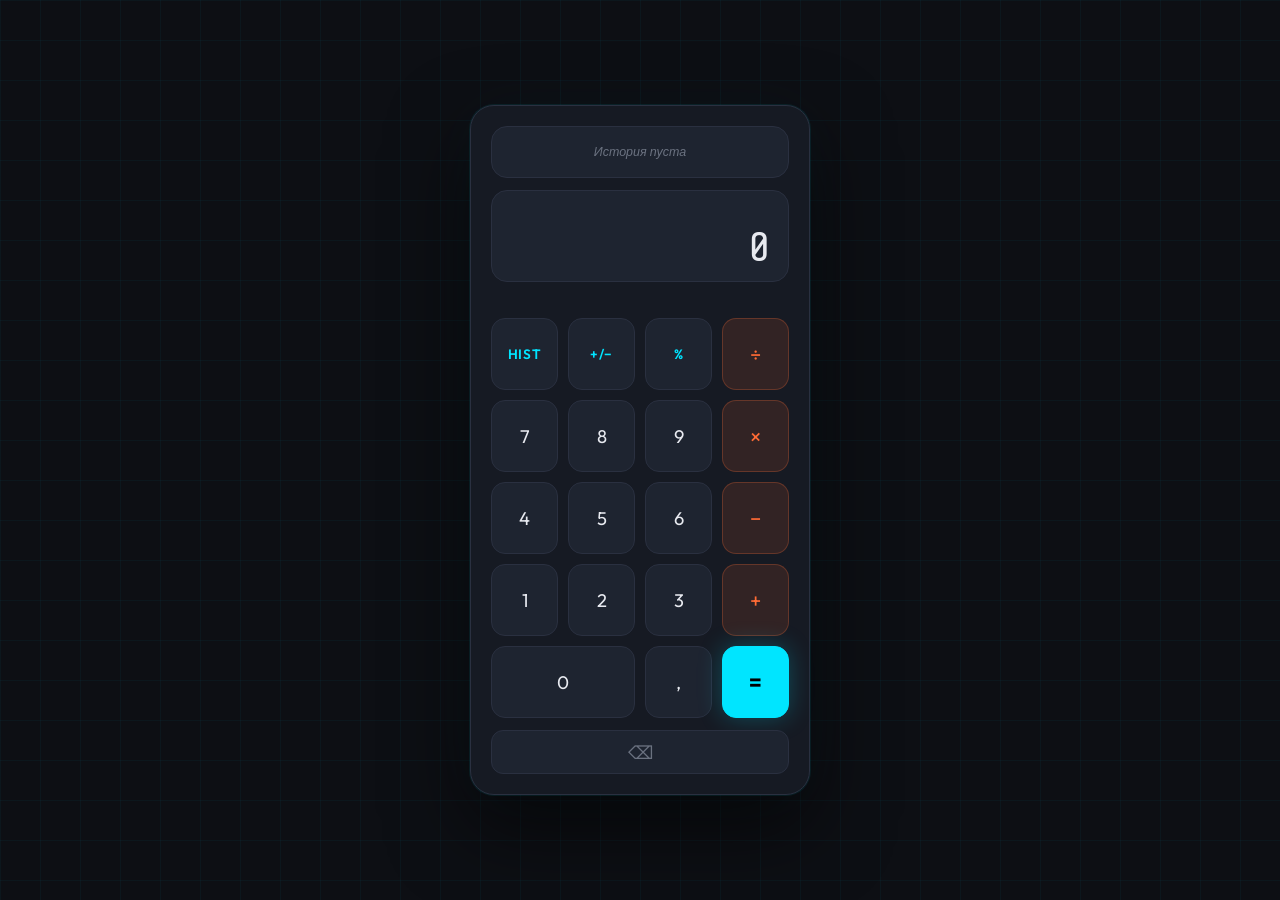
<file: Индивидуальная забота/calculator/index.html>
<!DOCTYPE html>
<html lang="ru">
<head>
  <meta charset="UTF-8" />
  <meta name="viewport" content="width=device-width, initial-scale=1.0" />
  <title>Калькулятор</title>
  <link rel="preconnect" href="https://fonts.googleapis.com" />
  <link href="https://fonts.googleapis.com/css2?family=Share+Tech+Mono&family=Outfit:wght@300;400;600&display=swap" rel="stylesheet" />
  <link rel="stylesheet" href="css/style.css" />
</head>
<body>
  <div class="bg-grid"></div>

  <main class="wrapper">
    <div class="calculator" id="calculator" role="application" aria-label="Калькулятор">

      <!-- История вычислений -->
      <div class="history" id="history" aria-live="polite" aria-label="История вычислений">
        <span class="history-placeholder">История пуста</span>
      </div>

      <!-- Дисплей -->
      <div class="display">
        <div class="expression" id="expression" aria-label="Текущее выражение"></div>
        <div class="result"   id="result"     aria-label="Результат">0</div>
      </div>

      <!-- Ошибка валидации -->
      <div class="error-msg" id="error-msg" role="alert" aria-live="assertive"></div>

      <!-- Кнопки -->
      <div class="buttons" id="buttons">
        <!-- Строка 1 -->
        <button class="btn btn-func" data-action="clear-history" aria-label="Очистить историю">HIST</button>
        <button class="btn btn-func" data-action="toggle-sign"   aria-label="Сменить знак">+/−</button>
        <button class="btn btn-func" data-action="percent"       aria-label="Процент">%</button>
        <button class="btn btn-op"   data-action="operator" data-value="÷" aria-label="Разделить">÷</button>

        <!-- Строка 2 -->
        <button class="btn btn-digit" data-action="digit" data-value="7">7</button>
        <button class="btn btn-digit" data-action="digit" data-value="8">8</button>
        <button class="btn btn-digit" data-action="digit" data-value="9">9</button>
        <button class="btn btn-op"    data-action="operator" data-value="×" aria-label="Умножить">×</button>

        <!-- Строка 3 -->
        <button class="btn btn-digit" data-action="digit" data-value="4">4</button>
        <button class="btn btn-digit" data-action="digit" data-value="5">5</button>
        <button class="btn btn-digit" data-action="digit" data-value="6">6</button>
        <button class="btn btn-op"    data-action="operator" data-value="−" aria-label="Вычесть">−</button>

        <!-- Строка 4 -->
        <button class="btn btn-digit" data-action="digit" data-value="1">1</button>
        <button class="btn btn-digit" data-action="digit" data-value="2">2</button>
        <button class="btn btn-digit" data-action="digit" data-value="3">3</button>
        <button class="btn btn-op"    data-action="operator" data-value="+" aria-label="Прибавить">+</button>

        <!-- Строка 5 -->
        <button class="btn btn-digit btn-zero" data-action="digit" data-value="0">0</button>
        <button class="btn btn-digit" data-action="dot"   aria-label="Десятичная точка">,</button>
        <button class="btn btn-eq"    data-action="equals" aria-label="Равно">=</button>
      </div>

      <!-- Backspace снизу -->
      <button class="btn btn-backspace" id="backspace" data-action="backspace" aria-label="Удалить последний символ">⌫</button>
    </div>
  </main>

  <script src="js/app.js"></script>
</body>
</html>
</file>
<file: Индивидуальная забота/calculator/css/style.css>
/* ===== CSS-переменные ===== */
:root {
  --bg:         #0d0f14;
  --surface:    #161a23;
  --surface-2:  #1e2430;
  --border:     #2a3040;
  --accent:     #00e5ff;
  --accent-dim: #00b8cc;
  --op:         #ff6b35;
  --op-dim:     #cc5528;
  --text:       #e8eaf0;
  --text-dim:   #6b7280;
  --error:      #ff4d6d;
  --radius:     16px;
  --gap:        10px;
  --btn-size:   72px;
}

/* ===== Reset ===== */
*, *::before, *::after { box-sizing: border-box; margin: 0; padding: 0; }

/* ===== Фон с сеткой ===== */
body {
  min-height: 100vh;
  background: var(--bg);
  display: flex;
  align-items: center;
  justify-content: center;
  font-family: 'Outfit', sans-serif;
  color: var(--text);
  overflow: hidden;
}

.bg-grid {
  position: fixed;
  inset: 0;
  background-image:
    linear-gradient(rgba(0,229,255,.04) 1px, transparent 1px),
    linear-gradient(90deg, rgba(0,229,255,.04) 1px, transparent 1px);
  background-size: 40px 40px;
  pointer-events: none;
  z-index: 0;
}

/* ===== Обёртка ===== */
.wrapper {
  position: relative;
  z-index: 1;
  padding: 20px;
}

/* ===== Калькулятор ===== */
.calculator {
  width: 340px;
  background: var(--surface);
  border: 1px solid var(--border);
  border-radius: 24px;
  padding: 20px;
  box-shadow:
    0 0 0 1px rgba(0,229,255,.08),
    0 32px 80px rgba(0,0,0,.6),
    0 0 60px rgba(0,229,255,.04);
  display: flex;
  flex-direction: column;
  gap: 12px;
  animation: slideUp .4s cubic-bezier(.22,1,.36,1);
}

@keyframes slideUp {
  from { opacity: 0; transform: translateY(30px); }
  to   { opacity: 1; transform: translateY(0); }
}

/* ===== История ===== */
.history {
  background: var(--surface-2);
  border: 1px solid var(--border);
  border-radius: var(--radius);
  padding: 10px 14px;
  min-height: 52px;
  max-height: 100px;
  overflow-y: auto;
  display: flex;
  flex-direction: column;
  gap: 4px;
  scrollbar-width: thin;
  scrollbar-color: var(--border) transparent;
}

.history-placeholder {
  color: var(--text-dim);
  font-size: .78rem;
  font-style: italic;
  align-self: center;
  margin: auto;
}

.history-entry {
  font-family: 'Share Tech Mono', monospace;
  font-size: .78rem;
  color: var(--text-dim);
  display: flex;
  justify-content: space-between;
  gap: 8px;
  padding: 2px 0;
  border-bottom: 1px solid rgba(255,255,255,.04);
  animation: fadeIn .2s ease;
}

.history-entry .h-expr { color: var(--text-dim); }
.history-entry .h-res  { color: var(--accent); font-weight: 600; }

@keyframes fadeIn {
  from { opacity: 0; transform: translateX(6px); }
  to   { opacity: 1; transform: translateX(0); }
}

/* ===== Дисплей ===== */
.display {
  background: var(--surface-2);
  border: 1px solid var(--border);
  border-radius: var(--radius);
  padding: 16px 18px 12px;
  text-align: right;
  min-height: 88px;
  display: flex;
  flex-direction: column;
  justify-content: flex-end;
  gap: 4px;
  overflow: hidden;
}

.expression {
  font-family: 'Share Tech Mono', monospace;
  font-size: .85rem;
  color: var(--text-dim);
  min-height: 1.2em;
  white-space: nowrap;
  overflow: hidden;
  text-overflow: ellipsis;
  direction: rtl;
  text-align: left;
}

.result {
  font-family: 'Share Tech Mono', monospace;
  font-size: 2.6rem;
  font-weight: 400;
  color: var(--text);
  line-height: 1;
  white-space: nowrap;
  overflow: hidden;
  text-overflow: ellipsis;
  transition: color .15s;
}

.result.has-result { color: var(--accent); }

/* ===== Ошибка ===== */
.error-msg {
  font-size: .78rem;
  color: var(--error);
  min-height: 1em;
  padding: 0 4px;
  transition: opacity .2s;
}
.error-msg:empty { opacity: 0; }

/* ===== Кнопки ===== */
.buttons {
  display: grid;
  grid-template-columns: repeat(4, 1fr);
  gap: var(--gap);
}

.btn {
  height: var(--btn-size);
  border: 1px solid var(--border);
  border-radius: 14px;
  background: var(--surface-2);
  color: var(--text);
  font-family: 'Outfit', sans-serif;
  font-size: 1.15rem;
  font-weight: 400;
  cursor: pointer;
  transition: background .12s, transform .08s, box-shadow .12s;
  position: relative;
  overflow: hidden;
  -webkit-tap-highlight-color: transparent;
  outline: none;
}

.btn:hover  { background: #252d3d; box-shadow: 0 0 0 1px rgba(0,229,255,.15); }
.btn:active { transform: scale(.93); }

/* Рябь при клике */
.btn::after {
  content: '';
  position: absolute;
  inset: 0;
  background: radial-gradient(circle, rgba(255,255,255,.15) 0%, transparent 70%);
  opacity: 0;
  transition: opacity .3s;
}
.btn.ripple::after { opacity: 1; }

/* Функциональные кнопки */
.btn-func {
  font-size: .85rem;
  font-weight: 600;
  color: var(--accent);
  letter-spacing: .04em;
}

/* Операторы */
.btn-op {
  background: rgba(255,107,53,.12);
  border-color: rgba(255,107,53,.25);
  color: var(--op);
  font-size: 1.3rem;
}
.btn-op:hover   { background: rgba(255,107,53,.22); box-shadow: 0 0 0 1px rgba(255,107,53,.3); }
.btn-op.active  {
  background: var(--op);
  color: #fff;
  box-shadow: 0 0 20px rgba(255,107,53,.4);
}

/* Кнопка «=» */
.btn-eq {
  background: var(--accent);
  border-color: var(--accent);
  color: #000;
  font-size: 1.4rem;
  font-weight: 700;
  box-shadow: 0 0 24px rgba(0,229,255,.25);
}
.btn-eq:hover   { background: var(--accent-dim); box-shadow: 0 0 30px rgba(0,229,255,.4); }
.btn-eq:active  { transform: scale(.92); }

/* Кнопка 0 */
.btn-zero { grid-column: span 2; }

/* Backspace */
.btn-backspace {
  width: 100%;
  height: 44px;
  border: 1px solid var(--border);
  border-radius: 12px;
  background: var(--surface-2);
  color: var(--text-dim);
  font-size: 1.1rem;
  cursor: pointer;
  transition: background .12s, color .12s;
  font-family: 'Outfit', sans-serif;
}
.btn-backspace:hover  { background: #252d3d; color: var(--error); }
.btn-backspace:active { transform: scale(.95); }

/* ===== Адаптивность ===== */
@media (max-width: 400px) {
  :root { --btn-size: 62px; }
  .calculator { width: 300px; padding: 14px; }
  .result { font-size: 2rem; }
}
</file>
